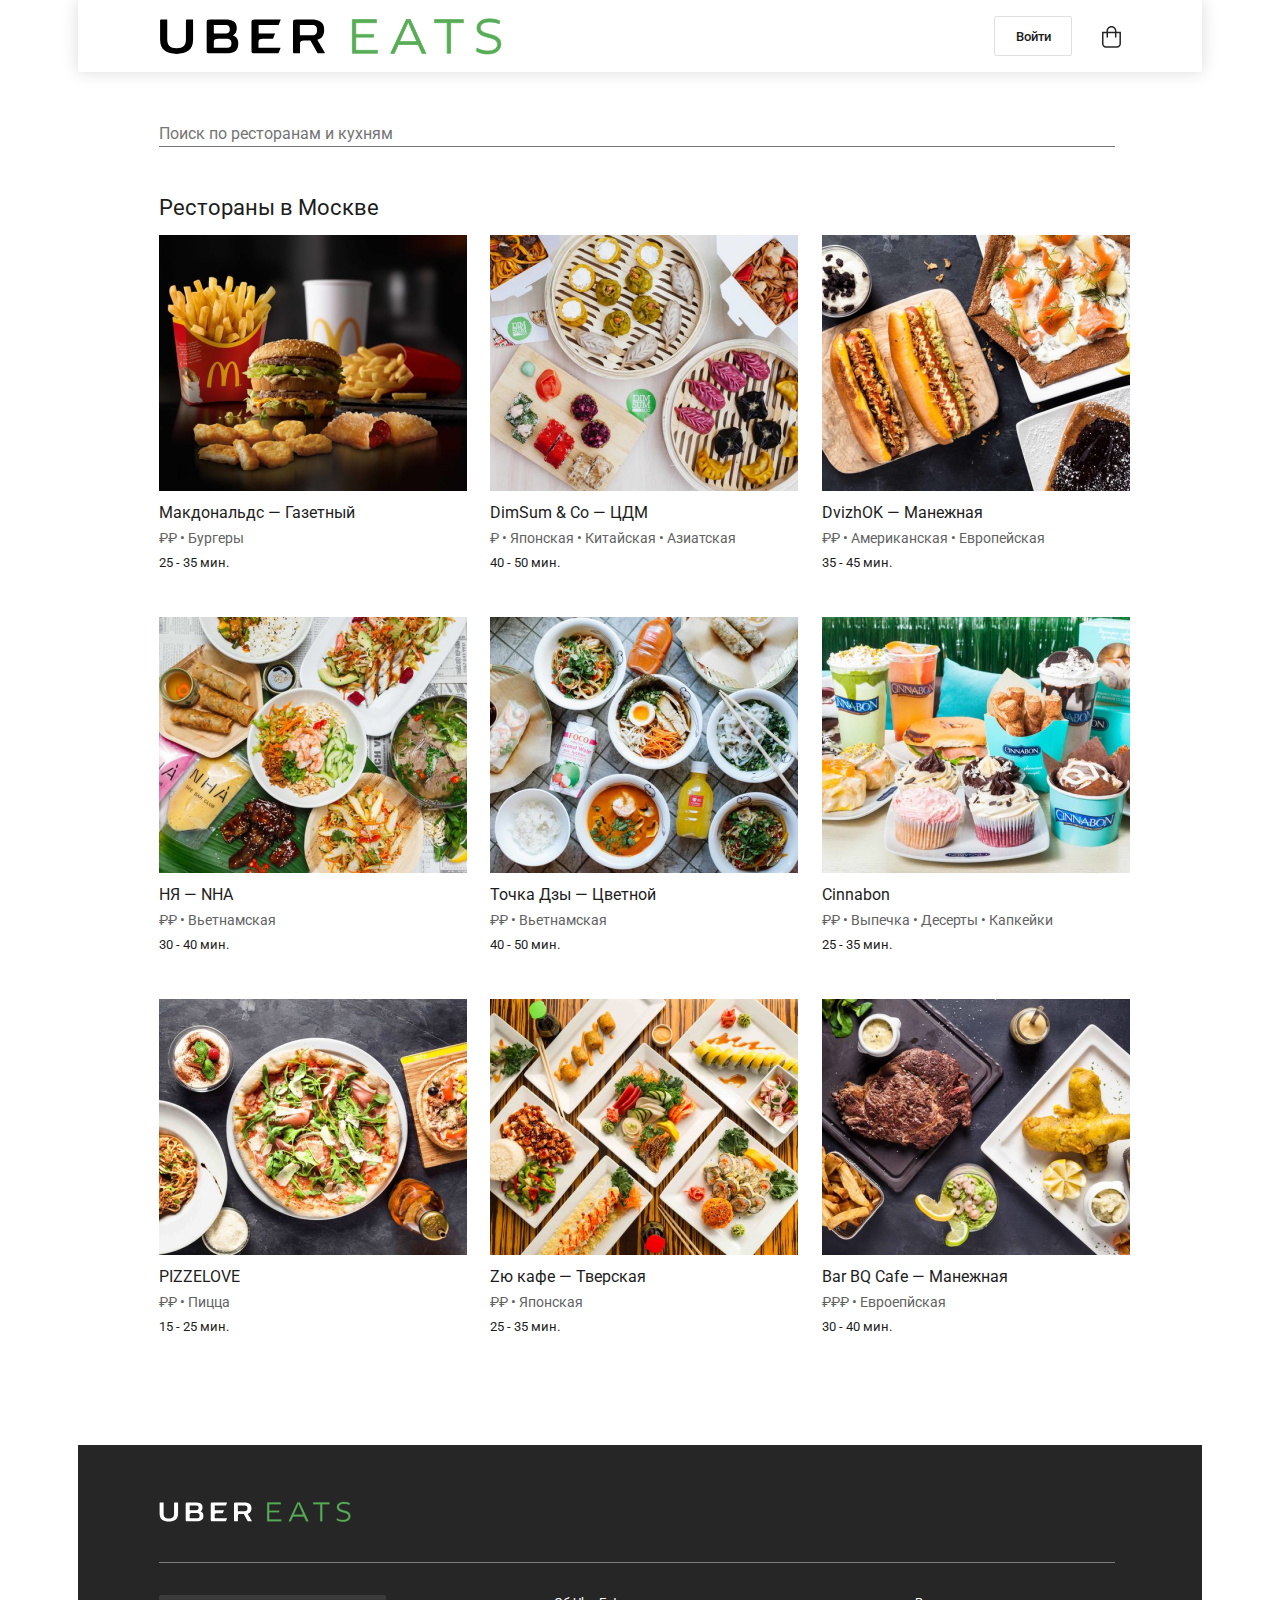
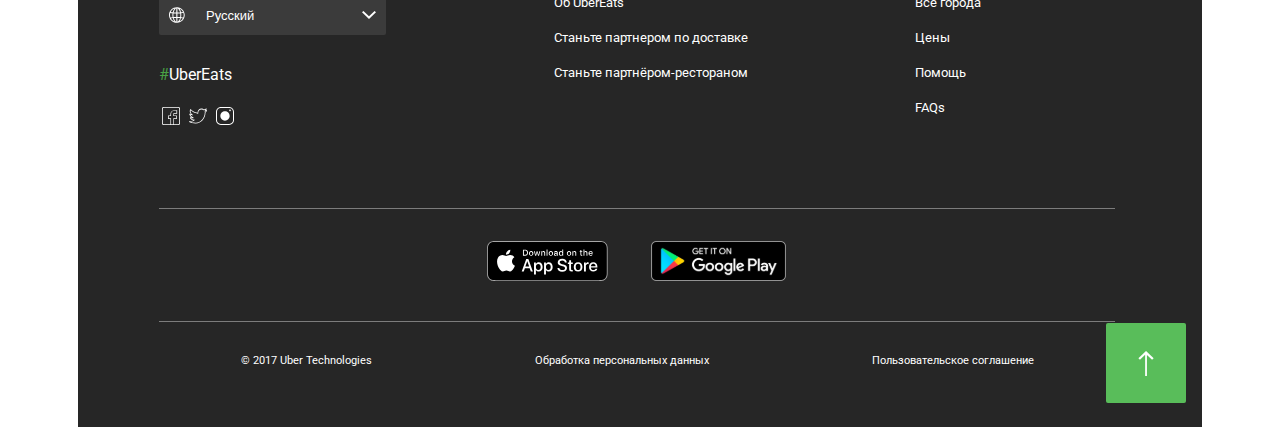
<file: index.html>
<!DOCTYPE html>
<html lang="ru">

<head>
	<meta charset="UTF-8">
	<meta name="viewport" content="width=device-width, initial-scale=1.0">
	<title>Рестораны в Москве</title>
	<link rel="stylesheet" href="styles.css">
	<link href="https://fonts.googleapis.com/css2?family=Roboto:wght@400;500;700&display=swap" rel="stylesheet">
</head>

<body>
	<header class="header">
		<img class="header__logo" src="img/logo.svg" alt="logo">
		<div class="header__wrapper">
			<button class="header__btn">Войти</button>
			<img class="header__cart" src="img/icon_cart.svg" alt="cart">
		</div>
	</header>

	<input class="input-search" type="search" name="search" placeholder="Поиск по ресторанам и кухням">
	<div class="search-bottom"></div>

	<section class="moscow">
		<h2>Рестораны в Москве</h2>
		<div class="moscow__container">
			<div class="moscow__card">
				<img class="moscow__img" src="img/1_Macdonalds.png" alt="Macdonalds">
				<span class="card__name">Макдональдс — Газетный</span>
				<span class="card__category"> ₽₽ • Бургеры </span>
				<span class="card__time">25 - 35 мин.</span>
			</div>
			<div class="moscow__card">
				<img class="moscow__img" src="img/2_DimSum.png" alt="DimSum">
				<span class="card__name">DimSum & Co — ЦДМ</span>
				<span class="card__category"> ₽ • Японская • Китайская • Азиатская </span>
				<span class="card__time">40 - 50 мин.</span>
			</div>
			<div class="moscow__card">
				<img class="moscow__img" src="img/3_DvizhOK.png" alt="Macdonalds">
				<span class="card__name">DvizhOK — Манежная</span>
				<span class="card__category"> ₽₽ • Американская • Европейская </span>
				<span class="card__time">35 - 45 мин.</span>
			</div>
			<div class="moscow__card">
				<img class="moscow__img" src="img/4_NHA.png" alt="Macdonalds">
				<span class="card__name">НЯ — NHA</span>
				<span class="card__category"> ₽₽ • Вьетнамская </span>
				<span class="card__time">30 - 40 мин.</span>
			</div>
			<div class="moscow__card">
				<img class="moscow__img" src="img/5_TochkaDzi.png" alt="Macdonalds">
				<span class="card__name">Точка Дзы — Цветной</span>
				<span class="card__category"> ₽₽ • Вьетнамская </span>
				<span class="card__time">40 - 50 мин.</span>
			</div>
			<div class="moscow__card">
				<img class="moscow__img" src="img/6_Cinnabon.png" alt="Macdonalds">
				<span class="card__name">Cinnabon</span>
				<span class="card__category"> ₽₽ • Выпечка • Десерты • Капкейки </span>
				<span class="card__time">25 - 35 мин.</span>
			</div>
			<div class="moscow__card">
				<img class="moscow__img" src="img/7_Pizzelove.png" alt="Macdonalds">
				<span class="card__name">PIZZELOVE</span>
				<span class="card__category"> ₽₽ • Пицца </span>
				<span class="card__time">15 - 25 мин.</span>
			</div>
			<div class="moscow__card">
				<img class="moscow__img" src="img/8_ZuCafe.png" alt="Macdonalds">
				<span class="card__name">Zю кафе — Тверская</span>
				<span class="card__category"> ₽₽ • Японская </span>
				<span class="card__time">25 - 35 мин.</span>
			</div>
			<div class="moscow__card">
				<img class="moscow__img" src="img/9_BarBQ.png" alt="Macdonalds">
				<span class="card__name">Bar BQ Cafe — Манежная</span>
				<span class="card__category"> ₽₽₽ • Евроепйская </span>
				<span class="card__time">30 - 40 мин.</span>
			</div>
		</div>
	</section>

	<footer>
		<img src="img/white-logo.svg" alt="logo">
		<div class="footer__divider"></div>

		<div class="footer__info">
			<div class="social">
				<div class="lang">
					<img src="img/icon_globe.svg" alt="lang">
					<select name="lang" id="lang">
						<option value="rus" selected> Русский</option>
						<option value="eng">English</option>
					</select>
				</div>
				<span class="green">#</span><span>UberEats</span><br>
				<img src="img/icon_facebook.svg" alt="facebook">
				<img src="img/icon_twitter.svg" alt="twitter">
				<img src="img/icon_instagram.svg" alt="instagram">
			</div>
			<div>
				<ul>
					<li>Об UberEats</li>
					<li>Станьте партнером по доставке</li>
					<li>Станьте партнёром-рестораном</li>
				</ul>
			</div>
			<div>
				<ul>
					<li>Все города</li>
					<li>Цены</li>
					<li>Помощь</li>
					<li>FAQs</li>
				</ul>
			</div>
		</div>
		<div class="footer__divider"></div>
		<div class="app">
			<img src="img/icon_appstore.svg" alt="Appstore">
			<img src="img/icon_googleplay.svg" alt="GooglePlay">
		</div>
		<div class="footer__divider"></div>

		<div class="footer__end">
			<p>© 2017 Uber Technologies</p>
			<p>Обработка персональных данных</p>
			<p>Пользовательское соглашение</p>
		</div>
		<div class="button-up"></div>
	</footer>


</body>

</html>
</file>
<file: styles.css>
/*Обнуление*/
*{
	padding: 0;
	margin: 0;
	border: 0;
}
*,*:before,*:after{
	-moz-box-sizing: border-box;
	-webkit-box-sizing: border-box;
	box-sizing: border-box;
}
:focus,:active{outline: none;}
a:focus,a:active{outline: none;}

nav,footer,header,aside{display: block;}

html,body{
	height: 100%;
	width: 100%;
	font-size: 100%;
	line-height: 1;
	font-size: 14px;
	-ms-text-size-adjust: 100%;
	-moz-text-size-adjust: 100%;
	-webkit-text-size-adjust: 100%;
}
input,button,textarea{font-family:inherit;}

input::-ms-clear{display: none;}
button{cursor: pointer;}
button::-moz-focus-inner {padding:0;border:0;}

a, a:visited{text-decoration: none;}
a:hover{text-decoration: none;}

ul li{list-style: none;}
img{vertical-align: top;}

h1,h2,h3,h4,h5,h6{
	font-size:inherit;
	font-weight: 400;
}

/*---------------*/

body {
    margin: 0 auto;
    padding: 0;
    max-width: 1124px;
    background: #ffffff;
    box-sizing: border-box;
    font-family: Roboto;
    color: #1D1D1D;
}

.header {
    width: 100%;
    max-width: 1124px;
    height: 72px;
    padding: 16px 81px;
    box-sizing: border-box;
    box-shadow: 0px 0px 16px rgba(38, 38, 38, 0.16);
    display: flex;
    flex-flow: row nowrap;
    justify-content: space-between;
    margin-bottom: 50px;
    
}

@media (max-width: 760px) {
    .header {
        padding: 16px 20px 16px 8px;
    }
}

@media (max-width: 320px) {
    .header__cart {
        display: none;
    }
}

.header__wrapper {
    display: flex;
    align-items: center;
}

.header__btn {
    width: 78px;
    height: 40px;
    font-weight: 500;
    font-size: 13px;
    color: #1D1D1D;
    border: 1px solid #E0E0E0;
    background-color: #ffffff;
    border-radius: 2px;
    margin-right: 30px;
    text-align: center;
}

.input-search {
    appearance: none;
    width: 100%;
    max-width: 956px;
    border: none;
    font-size: 16px;
    line-height: 24px;
    color: #626262;
    display: block;
    margin-left: 81px;
}

.search-bottom {
    max-width: 956px;
    border-bottom: 1px solid #757575;
    margin-left: 81px;
    margin-bottom: 50px;
}

.moscow {
    margin: 0 87px 0 81px;
}

@media (max-width: 760px) {
    .input-search, .search-bottom, .moscow, .moscow__container {
        margin: 0 8px;
    }
    .search-bottom {
            margin-bottom: 50px;
    }
    }

h2 {
    font-size: 22px;
    font-weight: normal;
    margin-bottom: 16px;
}

.moscow__container {
    display: grid;
    grid-template-columns: repeat(3, 33%);
    grid-template-rows: repeat(3, 366px);
    justify-content: space-between;
    grid-gap: 16px;
    margin-bottom: 80px;
}

.moscow__card {
    width: 308px;
    height: 366px;
}

.moscow__card:hover {
    background: rgba(117, 117, 117, 0.04);
    mix-blend-mode: normal;
}

.moscow__img {
    width: 308px;
    height: 256px;
    margin-bottom: 10px;
}
@media (max-width: 760px) {
    .moscow__card {
        width: 368px;
        height: 366px;
    }
    .moscow__img {
        width: 368px;
        height: 256px;
    }
}
.card__name {
    font-size: 16px;
    line-height: 24px;
    display: block;
}

.card__category {
    font-size: 14px;
    line-height: 21px;
    color: #626262;
    display: block;
    margin: 3px 0 3px 0;

}

.card__time {
    font-size: 13px;
    line-height: 21px;
    color: #1D1D1D;
    display: block;
}

footer {
    height: auto;
    background-color: #262626;
    padding: 56px 87px 40px 81px;
    color: #fff;
    font-weight: normal;
    position: relative;
}

@media (max-width: 830px) {
    footer {
        padding: 56px 8px 40px 8px;
    }
}

.footer__divider {
    max-width: 956px;
    height: 1px;
    background-color: rgba(255, 255, 255, 0.4);
    margin-top: 40px;
    margin-bottom: 32px;
}

.footer__info {
    font-size: 13px;
    line-height: 15px;
    display: flex;
    flex: 0 1 30%;
    flex-direction: row;
    flex-wrap: wrap;
    justify-content: space-between;
}

.footer__info div {
    min-width: 200px;
    padding-right: 10px;
}

@media (max-width: 640px) {
    .footer__info, .footer__end {
        flex-direction: column;
    }
}

.social {
    margin-bottom: 40px;
}

div.lang {
    width: 227px;
    height: 40px;
    background: #3B3B3B;
    border-radius: 2px;
    padding: 10px;
    font-size: 13px;
    line-height: 15px;
    display: flex;
    align-items: center;
    justify-content: space-between;
}

@media (max-width: 830px) {
    div.lang {
        width: 176px;
    }
    .lang select {
        width: 80px;
    }
}

.lang select {
    appearance: none;
    width: 170px;
    background: #3B3B3B;
    background-image: url(img/icon_arrowdown.svg);
    background-position: center right;
    background-repeat: no-repeat;
    color: #ffffff;
    font-size: 13px;
    line-height: 15px;
    margin-left: 10px;
}

.social span {
    display: inline-block;
    font-size: 16px;
    line-height: 19px;
    margin-top: 30px;
    margin-bottom: 20px;
}

span.green {
    color: #49A144;
}

.footer__info li {
    margin-bottom: 20px;
}

div.app {
    width: 300px;
    margin: 0 auto;
}
div.app img:first-of-type {
    margin-right: 40px;
}

.footer__end {
    font-size: 11px;
    line-height: 13px;
    display: flex;
    flex-wrap: wrap;;
    justify-content: space-around;
}

.footer__end p {
    margin-bottom: 20px;
}

.button-up {
    width: 80px;
    height: 80px;
    background: url(img/icon_arrowup.svg) #59BD5A center no-repeat;
    border-radius: 2px;
    position: absolute;
    bottom: 24px;
    right: 16px;
}
</file>
